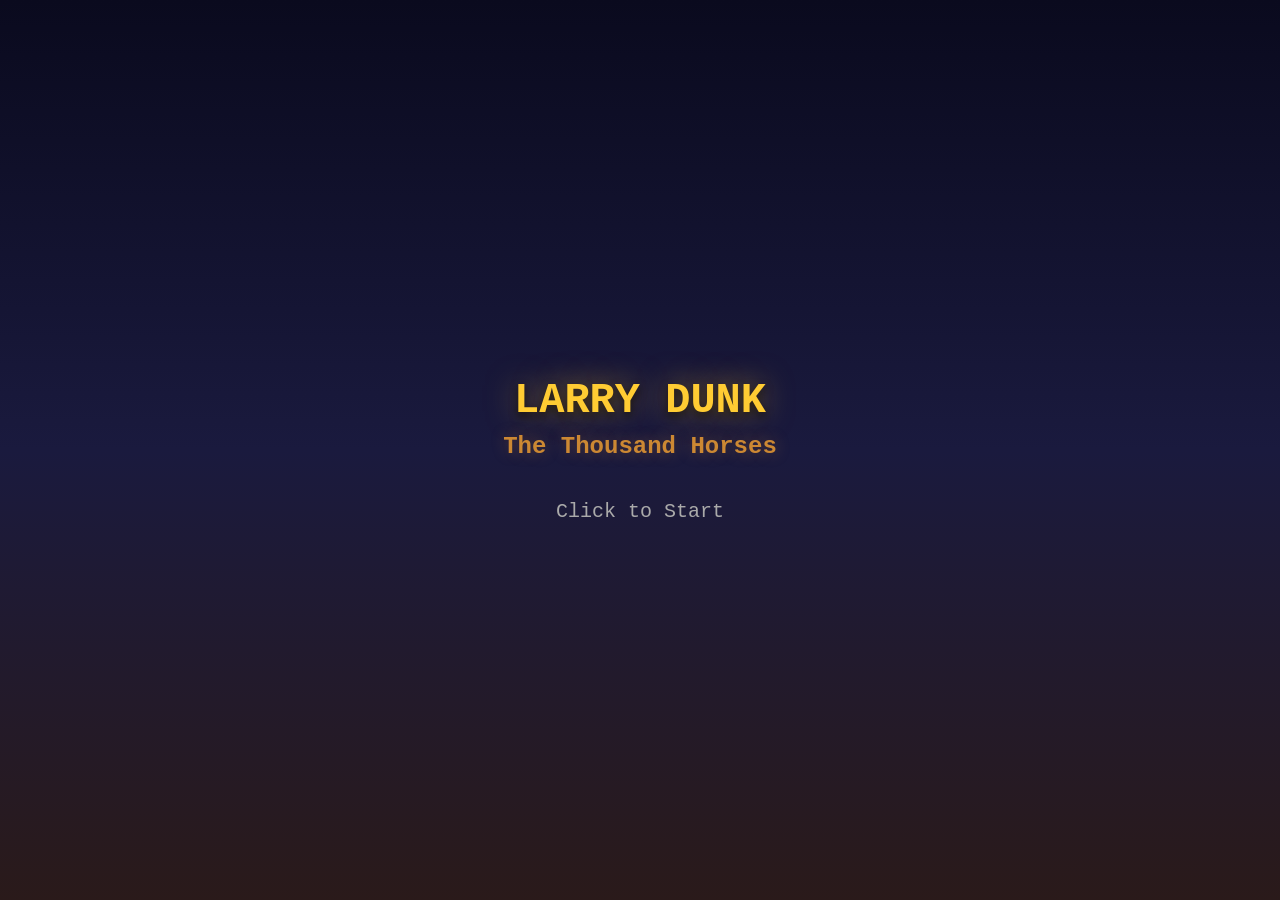
<file: index.html>
<!DOCTYPE html>
<html lang="en">
<head>
    <meta charset="UTF-8">
    <meta name="viewport" content="width=device-width, initial-scale=1.0">
    <title>Larry Dunk: The Thousand Horses</title>
    <link rel="stylesheet" href="css/main.css">
</head>
<body>

<div id="gameContainer">
    <canvas id="gameCanvas" width="960" height="640"></canvas>

    <div id="ui">
        <div id="topBar">
            <span id="levelName">Tutorial</span>
            <span id="turnInfo">Player Phase</span>
            <span id="turnCount">Turn 1</span>
        </div>
        <div id="turnBanner"></div>
        <div id="objectiveBox"></div>
        <div id="unitInfo">
            <div class="name" id="uiName"></div>
            <div class="stat" id="uiHP"></div>
            <div class="stat" id="uiATK"></div>
            <div class="stat" id="uiDEF"></div>
            <div class="stat" id="uiMOV"></div>
            <div class="stat" id="uiSpecial"></div>
        </div>
        <div id="actionPanel">
            <button id="btnAttack" onclick="doAttack()" style="display:none">Attack</button>
            <button id="btnWait"   onclick="doWait()"   style="display:none">Wait</button>
            <button id="btnEndTurn" onclick="endPlayerTurn()">End Turn</button>
        </div>
        <div id="dialogueBox" onclick="advanceDialogue()">
            <div class="speaker" id="dlgSpeaker"></div>
            <div class="text"    id="dlgText"></div>
            <div id="dlgFooter">
                <button id="btnBackDialogue" onclick="backDialogue(event)">◀ Back</button>
                <div class="continue">Click or [Space] to continue</div>
                <button id="btnSkipDialogue" onclick="skipAllDialogue(event)">Skip All ▶▶</button>
            </div>
        </div>
    </div>

    <div id="titleScreen">
        <h1>LARRY DUNK</h1>
        <h2>The Thousand Horses</h2>
        <div class="start">Click to Start</div>
    </div>

    <div id="levelSelectScreen">
        <h2>SELECT LEVEL</h2>
        <div class="subtitle">Pick any level to jump in, or start from the beginning</div>
        <div id="levelGrid"></div>
    </div>

    <div id="victoryScreen">
        <h2>VICTORY!</h2>
        <p id="victoryText">Level Complete</p>
        <br><p style="color:#668866; animation: blink 1.5s infinite;">Click to continue...</p>
    </div>

    <div id="defeatScreen">
        <h2>DEFEATED</h2>
        <p>Your forces have fallen...</p>
        <br><p style="color:#886666; animation: blink 1.5s infinite;">Click to retry...</p>
    </div>

    <div id="larryDunkSelector">
        <h2>DEPLOY LARRY DUNKS</h2>
        <div class="ld-subtitle">Select allies to bring into battle</div>
        <div class="ld-slots-row">Slots used: <span id="ldSlotsUsed">0</span> / <span id="ldSlotsMax">3</span></div>
        <div id="ldSelectorGrid"></div>
        <button id="ldDeployBtn" onclick="confirmLarryDunkDeploy()">DEPLOY ▶</button>
    </div>

    <!-- Move confirmation panel — appears at clicked tile, floats above canvas -->
    <div id="moveConfirm">
        <button onclick="confirmMove()">Move Here</button>
        <button onclick="cancelMove()">Cancel</button>
    </div>

    <div id="adBreakOverlay">
        <div id="adBadge">Ad</div>
        <div id="adContent">
            <div id="adLogo">$</div>
            <div id="adCompany">LARRY DUNK FINANCIAL SERVICES™</div>
            <div id="adTagline">"We Own Your Government. Now We Own You."</div>
            <div id="adBody">
                <p>Are you tired of having free will?</p>
                <p>Let our Investment Group handle your democracy.</p>
                <p id="adDisclaimer">Returns not guaranteed. Side effects include loss of political autonomy, mandatory horse ownership, and occasional brain chip implantation. Larry Dunk Financial Services is not liable for multiverse divergence or rival Haras incidents. Consult a neurosurgeon before investing. This message approved by Larry Dunk Financial Services Ltd., a subsidiary of Larry Dunk Holdings GmbH, a subsidiary of Larry Dunk Capital LP, a subsidiary of the government.</p>
            </div>
        </div>
        <div id="adSkipArea">
            <div id="adSkipCountdown">Skip ad in 3</div>
            <button id="adSkipBtn" onclick="skipAdBreak()">Skip Ad ▶</button>
        </div>
    </div>
</div>

<!-- Load order matters: each file depends on those above it -->
<script src="js/sfx.js"></script>
<script src="js/constants.js"></script>
<script src="js/sprites.js"></script>
<script src="js/units.js"></script>
<script src="js/grid.js"></script>
<script src="js/combat.js"></script>
<script src="js/ai.js"></script>
<script src="js/ui.js"></script>
<script src="js/input.js"></script>
<script src="js/voice.js"></script>
<script src="js/cutscene.js"></script>
<script src="js/levels.js"></script>
<script src="js/tetris.js"></script>
<script src="js/music.js"></script>
<script src="js/main.js"></script>

</body>
</html>
</file>
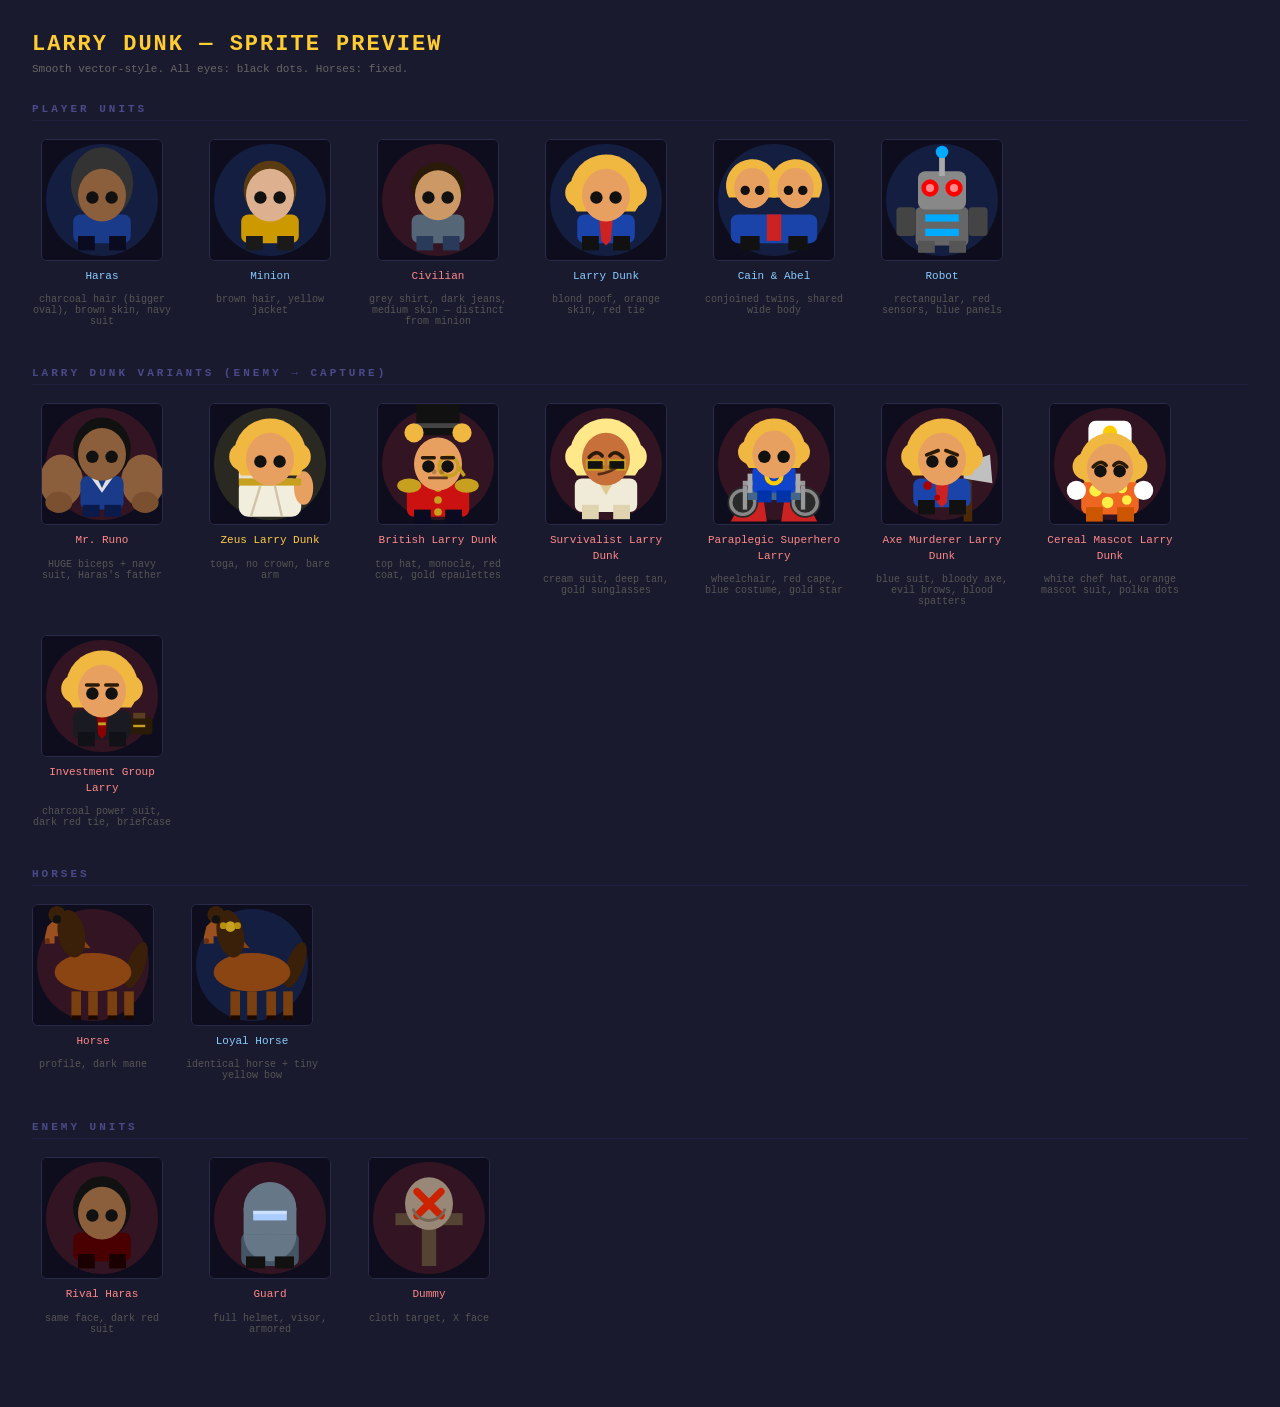
<file: sprite-preview.html>
<!DOCTYPE html>
<html lang="en">
<head>
<meta charset="UTF-8">
<title>Larry Dunk — Sprite Preview</title>
<style>
* { margin: 0; padding: 0; box-sizing: border-box; }
body {
    background: #1a1a2e;
    font-family: 'Courier New', monospace;
    color: #e0e0e0;
    padding: 32px;
}
h1 { color: #ffcc33; font-size: 22px; margin-bottom: 6px; letter-spacing: 2px; }
.subtitle { color: #666; font-size: 11px; margin-bottom: 28px; }
.grid { display: flex; flex-wrap: wrap; gap: 28px; }
.sprite-card { display: flex; flex-direction: column; align-items: center; gap: 8px; }
.sprite-card canvas {
    image-rendering: auto;
    border: 1px solid #2a2a4a;
    border-radius: 6px;
    background: #0d0d1e;
}
.label { font-size: 11px; color: #aaa; text-align: center; max-width: 140px; line-height: 1.4; }
.label.player  { color: #88ccff; }
.label.enemy   { color: #ff8888; }
.label.neutral { color: #ffcc44; }
.note { font-size: 10px; color: #555; text-align: center; max-width: 140px; margin-top: 2px; }
.section { margin-bottom: 40px; }
.section h2 {
    color: #4a4a8a; font-size: 11px; letter-spacing: 3px;
    margin-bottom: 18px; border-bottom: 1px solid #1e1e3e; padding-bottom: 5px;
}
</style>
</head>
<body>
<h1>LARRY DUNK — SPRITE PREVIEW</h1>
<p class="subtitle">Smooth vector-style. All eyes: black dots. Horses: fixed.</p>
<div id="sections"></div>

<script>
const TILE = 96;

// ---- SHAPE HELPERS (explicit ctx) ----

function circle(ctx, x, y, r) {
    ctx.beginPath(); ctx.arc(x, y, r, 0, Math.PI * 2); ctx.fill();
}
function ellipse(ctx, x, y, rx, ry) {
    ctx.beginPath(); ctx.ellipse(x, y, rx, ry, 0, 0, Math.PI * 2); ctx.fill();
}
function rRect(ctx, x, y, w, h, r) {
    ctx.beginPath(); ctx.roundRect(x, y, w, h, r); ctx.fill();
}

// ---- SHARED ----

function eyes(ctx, cx, cy, u) {
    ctx.fillStyle = '#111';
    circle(ctx, cx - u * 2, cy, u * 1.3);
    circle(ctx, cx + u * 2, cy, u * 1.3);
}

function brow(ctx, cx, y, u, type) {
    ctx.strokeStyle = '#2a1a08';
    ctx.lineWidth = Math.max(0.8, u * 0.75);
    ctx.lineCap = 'round';
    if (type === 'flat') {
        ctx.beginPath(); ctx.moveTo(cx - u*3.2, y - u*0.3); ctx.lineTo(cx - u*0.8, y - u*0.3); ctx.stroke();
        ctx.beginPath(); ctx.moveTo(cx + u*0.8, y - u*0.3); ctx.lineTo(cx + u*3.2, y - u*0.3); ctx.stroke();
    } else if (type === 'raised') {
        ctx.beginPath(); ctx.moveTo(cx - u*3.5, y + u*0.4); ctx.quadraticCurveTo(cx - u*2, y - u*1.3, cx - u*0.8, y + u*0.1); ctx.stroke();
        ctx.beginPath(); ctx.moveTo(cx + u*0.8, y + u*0.1); ctx.quadraticCurveTo(cx + u*2, y - u*1.3, cx + u*3.5, y + u*0.4); ctx.stroke();
    } else if (type === 'evil') {
        ctx.beginPath(); ctx.moveTo(cx - u*3.2, y + u*0.1); ctx.lineTo(cx - u*0.8, y - u*0.8); ctx.stroke();
        ctx.beginPath(); ctx.moveTo(cx + u*0.8, y - u*0.8); ctx.lineTo(cx + u*3.2, y + u*0.1); ctx.stroke();
    }
    ctx.lineCap = 'butt'; ctx.lineWidth = 1;
}

function nose(ctx, cx, y, u) {
    ctx.fillStyle = 'rgba(70,35,12,0.28)';
    circle(ctx, cx - u * 0.8, y, u * 0.52);
    circle(ctx, cx + u * 0.8, y, u * 0.52);
}

function mouth(ctx, cx, y, u, type) {
    ctx.strokeStyle = 'rgba(50,20,8,0.75)';
    ctx.lineWidth = Math.max(0.6, u * 0.55);
    ctx.lineCap = 'round';
    if (type === 'stern') {
        ctx.beginPath(); ctx.moveTo(cx - u*1.8, y); ctx.lineTo(cx + u*1.8, y); ctx.stroke();
    } else if (type === 'smirk') {
        ctx.beginPath(); ctx.moveTo(cx - u*1.5, y + u*0.2); ctx.quadraticCurveTo(cx + u*0.2, y, cx + u*2, y - u*1); ctx.stroke();
    }
    ctx.lineCap = 'butt'; ctx.lineWidth = 1;
}

function head(ctx, cx, headY, u, skinColor, hairColor) {
    ctx.fillStyle = hairColor;
    ellipse(ctx, cx, headY - u * 1.2, u * 6, u * 6.5);
    ctx.fillStyle = skinColor;
    ellipse(ctx, cx, headY, u * 5, u * 5.5);
}

function suit(ctx, cx, bodyTop, u, color) {
    ctx.fillStyle = color;
    rRect(ctx, cx - u * 6, bodyTop, u * 12, u * 6, u * 1.5);
}

function legs(ctx, cx, legTop, u, color) {
    ctx.fillStyle = color;
    ctx.fillRect(cx - u * 5, legTop, u * 3.5, u * 3);
    ctx.fillRect(cx + u * 1.5, legTop, u * 3.5, u * 3);
}

// ---- SPRITE DRAW FUNCTIONS ----

function drawSprite_haras(ctx, x, y, sz) {
    const u = sz / 20, cx = x + sz / 2, headY = y + u * 9;
    suit(ctx, cx, y + u * 13, u, '#1a3a8a');
    ctx.fillStyle = '#333333';
    ellipse(ctx, cx, headY - u * 2.5, u * 6.5, u * 7.5);
    ctx.fillStyle = '#8B5E3C';
    ellipse(ctx, cx, headY, u * 5, u * 5.5);
    eyes(ctx, cx, headY + u * 0.5, u);
    legs(ctx, cx, y + u * 17.5, u, '#0a0a20');
}

function drawSprite_civilian(ctx, x, y, sz) {
    const u = sz / 20, cx = x + sz / 2, headY = y + u * 9;
    ctx.fillStyle = '#556677';
    rRect(ctx, cx - u * 5.5, y + u * 13, u * 11, u * 6, u * 1.5);
    ctx.fillStyle = '#2a1a08';
    ellipse(ctx, cx, headY - u * 1.8, u * 5.5, u * 5);
    ctx.fillStyle = '#cc9966';
    ellipse(ctx, cx, headY, u * 4.8, u * 5.2);
    eyes(ctx, cx, headY + u * 0.5, u);
    ctx.fillStyle = '#2a3a5a';
    ctx.fillRect(cx - u * 4.5, y + u * 17.5, u * 3.5, u * 3);
    ctx.fillRect(cx + u * 1, y + u * 17.5, u * 3.5, u * 3);
}

function drawSprite_minion(ctx, x, y, sz) {
    const u = sz / 20, cx = x + sz / 2, headY = y + u * 9;
    ctx.fillStyle = '#cc9900';
    rRect(ctx, cx - u * 6, y + u * 13, u * 12, u * 6, u * 1.5);
    // Simple neat brown hair
    ctx.fillStyle = '#5a3a10';
    ellipse(ctx, cx, headY - u * 1.2, u * 5.5, u * 6);
    ctx.fillStyle = '#ddb090';
    ellipse(ctx, cx, headY, u * 5, u * 5.5);
    eyes(ctx, cx, headY + u * 0.5, u);
    legs(ctx, cx, y + u * 17.5, u, '#1a1a1a');
}

function drawSprite_larryDunk(ctx, x, y, sz) {
    const u = sz / 20, cx = x + sz / 2, headY = y + u * 9;
    suit(ctx, cx, y + u * 13, u, '#1a44aa');
    // Red tie
    ctx.fillStyle = '#cc2222';
    ctx.beginPath();
    ctx.moveTo(cx - u*1.5, y + u*13); ctx.lineTo(cx + u*1.5, y + u*13);
    ctx.lineTo(cx + u, y + u*18.5); ctx.lineTo(cx, y + u*19.5); ctx.lineTo(cx - u, y + u*18.5);
    ctx.closePath(); ctx.fill();
    // Wild blond hair
    ctx.fillStyle = '#F0B840';
    ctx.beginPath(); ctx.arc(cx, headY - u, u * 7.5, Math.PI * 0.8, Math.PI * 2.2); ctx.fill();
    circle(ctx, cx - u * 5.5, headY - u * 0.5, u * 3);
    circle(ctx, cx + u * 5.5, headY - u * 0.5, u * 3);
    // Orange-tan skin
    ctx.fillStyle = '#E8A060';
    ellipse(ctx, cx, headY, u * 5, u * 5.5);
    eyes(ctx, cx, headY + u * 0.5, u);
    legs(ctx, cx, y + u * 17.5, u, '#111111');
}

function drawSprite_cainAbel(ctx, x, y, sz) {
    const u = sz / 20, cx = x + sz / 2;
    const lx = cx - u * 4.5, rx = cx + u * 4.5, headY = y + u * 7.5;
    ctx.fillStyle = '#1a44aa';
    rRect(ctx, cx - u*9, y + u*13, u*18, u*6, u*1.5);
    ctx.fillStyle = '#cc2222'; ctx.fillRect(cx - u*1.5, y + u*13, u*3, u*5.5);
    function ldHead(hx) {
        ctx.fillStyle = '#F0B840';
        ctx.beginPath(); ctx.arc(hx, headY - u*0.5, u*5.5, Math.PI*0.85, Math.PI*2.15); ctx.fill();
        ctx.fillStyle = '#E8A060'; ellipse(ctx, hx, headY, u*3.8, u*4.2);
        eyes(ctx, hx, headY + u*0.5, u * 0.75);
    }
    ldHead(lx); ldHead(rx);
    ctx.fillStyle = '#111111';
    ctx.fillRect(cx - u*7, y + u*17.5, u*4, u*3);
    ctx.fillRect(cx + u*3, y + u*17.5, u*4, u*3);
}

function drawSprite_mrRuno(ctx, x, y, sz) {
    const u = sz / 20, cx = x + sz / 2, headY = y + u * 8;
    // HUGE BICEPS
    ctx.fillStyle = '#8B5E3C';
    ellipse(ctx, cx - u*8.5, y + u*13.5, u*4.5, u*5.5);
    ellipse(ctx, cx + u*8.5, y + u*13.5, u*4.5, u*5.5);
    ctx.fillStyle = '#7a5030';
    ellipse(ctx, cx - u*9, y + u*18, u*2.8, u*2.2);
    ellipse(ctx, cx + u*9, y + u*18, u*2.8, u*2.2);
    // Navy suit (center)
    ctx.fillStyle = '#1a3a8a';
    rRect(ctx, cx - u*4.5, y + u*12.5, u*9, u*7, u*1.5);
    // Lapels
    ctx.fillStyle = '#e0e0e0';
    ctx.beginPath();
    ctx.moveTo(cx - u*2.5, y + u*12.5); ctx.lineTo(cx, y + u*16); ctx.lineTo(cx + u*2.5, y + u*12.5);
    ctx.fill();
    ctx.fillStyle = '#1a3a8a';
    ctx.beginPath();
    ctx.moveTo(cx - u*1.2, y + u*12.5); ctx.lineTo(cx, y + u*15); ctx.lineTo(cx + u*1.2, y + u*12.5);
    ctx.fill();
    // Head: same brown as Haras, black hair
    head(ctx, cx, headY, u, '#8B5E3C', '#111111');
    eyes(ctx, cx, headY + u * 0.5, u);
    // Dark trousers
    ctx.fillStyle = '#0a1a4a';
    ctx.fillRect(cx - u*4, y + u*18.5, u*3.5, u*2.5);
    ctx.fillRect(cx + u*0.5, y + u*18.5, u*3.5, u*2.5);
}

function drawSprite_zeusLarry(ctx, x, y, sz) {
    const u = sz / 20, cx = x + sz / 2, headY = y + u * 9;
    // TOGA (no crown)
    ctx.fillStyle = '#f2eede';
    rRect(ctx, cx - u*6.5, y + u*13, u*13, u*8, u*2);
    ctx.fillStyle = '#e8e0cc';
    rRect(ctx, cx - u*6.5, y + u*10.5, u*5, u*4, u*1.5);
    // Bare right arm
    ctx.fillStyle = '#E8A060';
    ellipse(ctx, cx + u*7, y + u*15, u*2, u*3.5);
    // Gold band
    ctx.fillStyle = '#c8a020';
    ctx.fillRect(cx - u*6.5, y + u*13, u*13, u*1.5);
    // Drape lines
    ctx.strokeStyle = '#d0c4a8'; ctx.lineWidth = Math.max(0.5, u*0.5);
    ctx.beginPath(); ctx.moveTo(cx - u*2, y + u*14.5); ctx.lineTo(cx - u*4, y + u*21); ctx.stroke();
    ctx.beginPath(); ctx.moveTo(cx + u*1, y + u*14.5); ctx.lineTo(cx + u*2.5, y + u*21); ctx.stroke();
    ctx.lineWidth = 1;
    // Wild blond hair
    ctx.fillStyle = '#F0B840';
    ctx.beginPath(); ctx.arc(cx, headY - u, u*7.5, Math.PI*0.8, Math.PI*2.2); ctx.fill();
    circle(ctx, cx - u*5.5, headY - u*0.5, u*3);
    circle(ctx, cx + u*5.5, headY - u*0.5, u*3);
    // Orange-tan skin
    ctx.fillStyle = '#E8A060'; ellipse(ctx, cx, headY, u*5, u*5.5);
    eyes(ctx, cx, headY + u * 0.5, u);
}

function drawSprite_britishLarry(ctx, x, y, sz) {
    const u = sz / 20, cx = x + sz / 2, headY = y + u * 10;
    // Red coat
    ctx.fillStyle = '#cc1111';
    rRect(ctx, cx - u*6.5, y + u*14, u*13, u*7, u*1.5);
    // Gold epaulettes
    ctx.fillStyle = '#c8a020';
    ellipse(ctx, cx - u*6, y + u*14.5, u*2.5, u*1.5);
    ellipse(ctx, cx + u*6, y + u*14.5, u*2.5, u*1.5);
    // Gold buttons
    [y + u*15, y + u*17.5, y + u*20].forEach(by => { ctx.fillStyle = '#c8a020'; circle(ctx, cx, by, u*0.8); });
    // Top hat: brim + cylinder + band
    ctx.fillStyle = '#111';
    ctx.fillRect(cx - u*6.5, y + u*2.5, u*13, u*1.5);
    ctx.fillRect(cx - u*4.5, y - u*5,   u*9,  u*8);
    ctx.fillStyle = '#444';
    ctx.fillRect(cx - u*4.5, y + u*1.5,  u*9,  u*1);
    // Blond peeking out under hat
    ctx.fillStyle = '#F0B840';
    circle(ctx, cx - u*5, y + u*3.5, u*2);
    circle(ctx, cx + u*5, y + u*3.5, u*2);
    // Head (no hair oval — hat covers it)
    ctx.fillStyle = '#E8A060';
    ellipse(ctx, cx, headY, u*5, u*5.5);
    // Monocle: gold circle + chain
    ctx.strokeStyle = '#c8a020'; ctx.lineWidth = Math.max(0.8, u*0.7);
    ctx.beginPath(); ctx.arc(cx + u*2.2, headY + u*0.5, u*2, 0, Math.PI*2); ctx.stroke();
    ctx.beginPath(); ctx.moveTo(cx + u*4.2, headY + u*0.5); ctx.lineTo(cx + u*5.5, headY + u*2.5); ctx.stroke();
    ctx.lineWidth = 1;
    eyes(ctx, cx, headY + u*0.5, u);
    brow(ctx, cx, headY - u*1.0, u, 'flat');
    nose(ctx, cx, headY + u*1.6, u);
    mouth(ctx, cx, headY + u*2.9, u, 'stern');
    legs(ctx, cx, y + u*19.5, u, '#0a0a20');
}

function drawSprite_survivalistLarry(ctx, x, y, sz) {
    const u = sz / 20, cx = x + sz / 2, headY = y + u * 9;
    // Cream linen suit
    ctx.fillStyle = '#f0ead8';
    rRect(ctx, cx - u*6.5, y + u*13, u*13, u*7, u*1.5);
    // Open collar V
    ctx.fillStyle = '#e0c890';
    ctx.beginPath(); ctx.moveTo(cx - u*2, y + u*13); ctx.lineTo(cx, y + u*16.5); ctx.lineTo(cx + u*2, y + u*13); ctx.fill();
    // Light blond slicked hair
    ctx.fillStyle = '#ffe88a';
    ctx.beginPath(); ctx.arc(cx, headY - u, u*7.5, Math.PI*0.8, Math.PI*2.2); ctx.fill();
    circle(ctx, cx - u*5.5, headY - u*0.5, u*3);
    circle(ctx, cx + u*5.5, headY - u*0.5, u*3);
    // Deep tan skin
    ctx.fillStyle = '#C8703A';
    ellipse(ctx, cx, headY, u*5, u*5.5);
    // Gold-framed sunglasses
    ctx.fillStyle = '#111';
    rRect(ctx, cx - u*4, headY + u*0.2, u*3.5, u*2, u*0.8);
    rRect(ctx, cx + u*0.5, headY + u*0.2, u*3.5, u*2, u*0.8);
    ctx.strokeStyle = '#c8a020'; ctx.lineWidth = Math.max(0.5, u*0.4);
    ctx.strokeRect(cx - u*4, headY + u*0.2, u*3.5, u*2);
    ctx.strokeRect(cx + u*0.5, headY + u*0.2, u*3.5, u*2);
    ctx.lineWidth = 1;
    brow(ctx, cx, headY - u*0.8, u, 'raised');
    nose(ctx, cx, headY + u*1.6, u);
    mouth(ctx, cx, headY + u*2.9, u, 'smirk');
    legs(ctx, cx, y + u*18.5, u, '#e0d4b0');
}

function drawSprite_paraplegicLarry(ctx, x, y, sz) {
    const u = sz / 20, cx = x + sz / 2, headY = y + u * 7.5;
    ctx.fillStyle = '#cc2222';
    ctx.beginPath(); ctx.moveTo(cx - u*3.5, y + u*11.5); ctx.lineTo(cx - u*9, y + u*22); ctx.lineTo(cx - u*1.5, y + u*22); ctx.lineTo(cx - u*3, y + u*11.5); ctx.closePath(); ctx.fill();
    ctx.beginPath(); ctx.moveTo(cx + u*3, y + u*11.5); ctx.lineTo(cx + u*1.5, y + u*22); ctx.lineTo(cx + u*9, y + u*22); ctx.lineTo(cx + u*3.5, y + u*11.5); ctx.closePath(); ctx.fill();
    ctx.fillStyle = '#2a2a2a';
    circle(ctx, cx - u*6.5, y + u*18, u*3.2); circle(ctx, cx + u*6.5, y + u*18, u*3.2);
    ctx.strokeStyle = '#888'; ctx.lineWidth = Math.max(0.8, u*0.7);
    ctx.beginPath(); ctx.arc(cx - u*6.5, y + u*18, u*2.5, 0, Math.PI*2); ctx.stroke();
    ctx.beginPath(); ctx.arc(cx + u*6.5, y + u*18, u*2.5, 0, Math.PI*2); ctx.stroke();
    ctx.lineWidth = 1;
    ctx.fillStyle = '#999'; ctx.fillRect(cx - u*6.5, y + u*14.5, u*0.9, u*5); ctx.fillRect(cx + u*5.6, y + u*14.5, u*0.9, u*5); ctx.fillRect(cx - u*6.5, y + u*13.5, u*13, u*1);
    ctx.fillStyle = '#446688'; ctx.fillRect(cx - u*5.5, y + u*15, u*11, u*2.5);
    ctx.fillStyle = '#1144cc'; rRect(ctx, cx - u*4.5, y + u*10.5, u*9, u*5.5, u);
    ctx.fillStyle = '#ffcc00'; circle(ctx, cx, y + u*12.5, u*2); ctx.fillStyle = '#1144cc'; circle(ctx, cx, y + u*12.5, u*1.1);
    ctx.fillStyle = '#aaa'; ctx.fillRect(cx - u*5.5, y + u*12, u*1, u*4); ctx.fillRect(cx + u*4.5, y + u*12, u*1, u*4);
    ctx.fillStyle = '#0033aa'; ctx.fillRect(cx - u*3.5, y + u*15.5, u*3, u*2.5); ctx.fillRect(cx + u*0.5, y + u*15.5, u*3, u*2.5);
    ctx.fillStyle = '#F0B840';
    ctx.beginPath(); ctx.arc(cx, headY - u*0.5, u*6.5, Math.PI*0.8, Math.PI*2.2); ctx.fill();
    circle(ctx, cx - u*5, headY, u*2.5); circle(ctx, cx + u*5, headY, u*2.5);
    ctx.fillStyle = '#E8A060'; ellipse(ctx, cx, headY + u*0.5, u*4.5, u*5);
    eyes(ctx, cx, headY + u*1, u);
}

function drawSprite_axeLarry(ctx, x, y, sz) {
    const u = sz / 20, cx = x + sz / 2, headY = y + u * 9;
    ctx.fillStyle = '#4a2808'; ctx.fillRect(cx + u*4.5, y + u*10, u*1.8, u*12);
    ctx.fillStyle = '#c0c0c0';
    ctx.beginPath(); ctx.moveTo(cx + u*4.5, y + u*10); ctx.lineTo(cx + u*10, y + u*8); ctx.lineTo(cx + u*10.5, y + u*14); ctx.lineTo(cx + u*4.5, y + u*13); ctx.closePath(); ctx.fill();
    suit(ctx, cx, y + u * 13, u, '#1a44aa');
    ctx.fillStyle = '#cc2222';
    ctx.beginPath(); ctx.moveTo(cx - u*1.5, y + u*13); ctx.lineTo(cx + u*1.5, y + u*13); ctx.lineTo(cx + u, y + u*18); ctx.lineTo(cx, y + u*19); ctx.lineTo(cx - u, y + u*18); ctx.closePath(); ctx.fill();
    ctx.fillStyle = '#aa0000';
    circle(ctx, cx - u*3, y + u*14.5, u*0.9); circle(ctx, cx + u*1.5, y + u*13.5, u*0.7); circle(ctx, cx - u*1, y + u*17, u*0.6);
    ctx.fillStyle = '#F0B840';
    ctx.beginPath(); ctx.arc(cx, headY - u, u * 7.5, Math.PI * 0.8, Math.PI * 2.2); ctx.fill();
    circle(ctx, cx - u * 5.5, headY - u * 0.5, u * 3); circle(ctx, cx + u * 5.5, headY - u * 0.5, u * 3);
    ctx.fillStyle = '#E8A060'; ellipse(ctx, cx, headY, u * 5, u * 5.5);
    eyes(ctx, cx, headY + u * 0.5, u);
    brow(ctx, cx, headY - u * 1.0, u, 'evil');
    legs(ctx, cx, y + u * 17.5, u, '#111111');
}

function drawSprite_cerealLarry(ctx, x, y, sz) {
    const u = sz / 20, cx = x + sz / 2, headY = y + u * 11;
    ctx.fillStyle = '#ffffff'; rRect(ctx, cx - u*4.5, y + u*1, u*9, u*6, u*1.5); ctx.fillRect(cx - u*4, y + u*5.5, u*8, u*2.5);
    ctx.fillStyle = '#ffcc00'; ctx.fillRect(cx - u*4, y + u*7, u*8, u*1.2);
    ctx.fillStyle = '#ffcc00'; circle(ctx, cx, y + u*3.5, u*1.5);
    ctx.fillStyle = '#ee6622'; rRect(ctx, cx - u*6, y + u*13.5, u*12, u*7, u*1.5);
    ctx.fillStyle = '#ffee44';
    circle(ctx, cx - u*3, y + u*15.5, u*1.3); circle(ctx, cx + u*2.5, y + u*15, u*1.1);
    circle(ctx, cx - u*0.5, y + u*18, u*1.2); circle(ctx, cx + u*3.5, y + u*17.5, u*1);
    ctx.fillStyle = '#F0B840';
    ctx.beginPath(); ctx.arc(cx, headY - u, u * 6.5, Math.PI * 0.8, Math.PI * 2.2); ctx.fill();
    circle(ctx, cx - u * 5, headY - u * 0.5, u * 2.8); circle(ctx, cx + u * 5, headY - u * 0.5, u * 2.8);
    ctx.fillStyle = '#E8A060'; ellipse(ctx, cx, headY, u * 4.8, u * 5.2);
    eyes(ctx, cx, headY + u * 0.5, u);
    brow(ctx, cx, headY - u * 0.8, u, 'raised');
    ctx.fillStyle = '#ffffff'; circle(ctx, cx - u*7, y + u*15.5, u*2); circle(ctx, cx + u*7, y + u*15.5, u*2);
    legs(ctx, cx, y + u * 19, u, '#cc5500');
}

function drawSprite_investmentLarry(ctx, x, y, sz) {
    const u = sz / 20, cx = x + sz / 2, headY = y + u * 9;
    ctx.fillStyle = '#2a1a08'; rRect(ctx, cx + u*5, y + u*14.5, u*5.5, u*3.5, u*0.5);
    ctx.fillStyle = '#5a4020'; ctx.fillRect(cx + u*6.5, y + u*13.5, u*2.5, u*1.2);
    ctx.fillStyle = '#c8a020'; ctx.fillRect(cx + u*6.5, y + u*16, u*2.5, u*0.5);
    ctx.fillStyle = '#1a1a22'; rRect(ctx, cx - u * 6, y + u * 13, u * 12, u * 6, u * 1.5);
    ctx.fillStyle = '#eeeeee';
    ctx.beginPath(); ctx.moveTo(cx - u*1.8, y + u*13); ctx.lineTo(cx, y + u*15.5); ctx.lineTo(cx + u*1.8, y + u*13); ctx.fill();
    ctx.fillStyle = '#8b0000';
    ctx.beginPath(); ctx.moveTo(cx - u*1.2, y + u*13); ctx.lineTo(cx + u*1.2, y + u*13); ctx.lineTo(cx + u*0.8, y + u*18); ctx.lineTo(cx, y + u*19); ctx.lineTo(cx - u*0.8, y + u*18); ctx.closePath(); ctx.fill();
    ctx.fillStyle = '#c8a020'; ctx.fillRect(cx - u*0.8, y + u*15.5, u*1.6, u*0.6);
    ctx.fillStyle = '#F0B840';
    ctx.beginPath(); ctx.arc(cx, headY - u, u * 7.5, Math.PI * 0.8, Math.PI * 2.2); ctx.fill();
    circle(ctx, cx - u * 5.5, headY - u * 0.5, u * 3); circle(ctx, cx + u * 5.5, headY - u * 0.5, u * 3);
    ctx.fillStyle = '#E8A060'; ellipse(ctx, cx, headY, u * 5, u * 5.5);
    eyes(ctx, cx, headY + u * 0.5, u);
    brow(ctx, cx, headY - u * 1.0, u, 'flat');
    legs(ctx, cx, y + u * 17.5, u, '#111118');
}

function _horseBody(ctx, x, y, sz, maneColor) {
    const u = sz / 20;
    const bx = x + sz / 2 + u;
    const by = y + u * 11;

    // TAIL
    ctx.fillStyle = maneColor;
    ctx.beginPath(); ctx.ellipse(bx + u*8, by - u*1, u*1.8, u*5, 0.35, 0, Math.PI*2); ctx.fill();

    // BODY — barrel
    ctx.fillStyle = '#8B4513';
    ctx.beginPath(); ctx.ellipse(bx - u*1, by + u*0.5, u*8, u*4, 0, 0, Math.PI*2); ctx.fill();

    // NECK — wider trapezoid
    ctx.fillStyle = '#8B4513';
    ctx.beginPath();
    ctx.moveTo(bx - u*1.5, by - u*4.5);
    ctx.lineTo(bx - u*6.5, by - u*5);
    ctx.lineTo(bx - u*8,   by - u*10);
    ctx.lineTo(bx - u*6,   by - u*10);
    ctx.closePath(); ctx.fill();

    // HEAD — tall skull + forward muzzle
    ctx.fillStyle = '#9B5020';
    ctx.beginPath();
    ctx.moveTo(bx - u*6,    by - u*10);
    ctx.lineTo(bx - u*8.5,  by - u*11.5);
    ctx.lineTo(bx - u*9.5,  by - u*10);
    ctx.lineTo(bx - u*10.5, by - u*9);
    ctx.lineTo(bx - u*11,   by - u*7);
    ctx.lineTo(bx - u*11,   by - u*5.5);
    ctx.lineTo(bx - u*9,    by - u*5.5);
    ctx.lineTo(bx - u*9,    by - u*7);
    ctx.lineTo(bx - u*6,    by - u*7);
    ctx.closePath(); ctx.fill();

    // MANE — wide, prominent
    ctx.fillStyle = maneColor;
    ctx.beginPath(); ctx.ellipse(bx - u*5.5, by - u*7.5, u*2.8, u*5, -0.2, 0, Math.PI*2); ctx.fill();
    // Forelock tuft
    ctx.beginPath(); ctx.arc(bx - u*8.5, by - u*11.5, u*1.8, 0, Math.PI*2); ctx.fill();

    // EYE
    ctx.fillStyle = '#111111'; circle(ctx, bx - u*8.5, by - u*10.5, u*0.85);
    // NOSTRIL
    ctx.fillStyle = '#6B3010'; circle(ctx, bx - u*10.5, by - u*6, u*0.55);

    // LEGS
    ctx.fillStyle = '#7B4010';
    const lw = u*2, lh = u*5.5;
    [bx-u*5.5, bx-u*2, bx+u*2, bx+u*5.5].forEach(lx => ctx.fillRect(lx, by + u*4.5, lw, lh));
    // HOOVES
    ctx.fillStyle = '#1a0800';
    [bx-u*5.5, bx-u*2, bx+u*2, bx+u*5.5].forEach(lx => ctx.fillRect(lx, by + u*9.5, lw, u*0.9));
}

function drawSprite_horse(ctx, x, y, sz) {
    _horseBody(ctx, x, y, sz, '#3a2008');
}

function drawSprite_loyalHorse(ctx, x, y, sz) {
    const u = sz / 20;
    const bx = x + sz / 2 + u;
    const by = y + u * 11;
    _horseBody(ctx, x, y, sz, '#3a2008'); // identical horse
    // Tiny yellow bow on mane — incredibly small, normal shade of yellow
    ctx.fillStyle = '#c8a020';
    circle(ctx, bx - u*5.5, by - u*9, u*1.1);
    ctx.fillStyle = '#b89010';
    circle(ctx, bx - u*7,  by - u*9.2, u*0.7);
    circle(ctx, bx - u*4,  by - u*9.2, u*0.7);
}

function drawSprite_enemyHaras(ctx, x, y, sz) {
    const u = sz / 20, cx = x + sz / 2, headY = y + u * 9;
    ctx.fillStyle = '#4a0000';
    rRect(ctx, cx - u*6, y + u*13, u*12, u*6, u*1.5);
    head(ctx, cx, headY, u, '#8B5E3C', '#111111');
    eyes(ctx, cx, headY + u * 0.5, u);
    legs(ctx, cx, y + u * 17.5, u, '#1a0000');
}

function drawSprite_guard(ctx, x, y, sz) {
    const u = sz / 20, cx = x + sz / 2;
    ctx.fillStyle = '#445566'; rRect(ctx, cx - u*6, y + u*13, u*12, u*7, u*1.5);
    ctx.fillStyle = '#cc9900'; circle(ctx, cx, y + u*15.5, u*1.5);
    ctx.fillStyle = '#667788';
    circle(ctx, cx, y + u*8, u*5.5);
    ctx.fillRect(cx - u*5.5, y + u*8, u*11, u*5.5);
    ctx.beginPath(); ctx.arc(cx, y + u*13.5, u*5.5, 0, Math.PI); ctx.fill();
    ctx.fillStyle = '#aaccff'; ctx.fillRect(cx - u*3.5, y + u*8.5, u*7, u*2);
    ctx.fillStyle = 'rgba(255,255,255,0.4)'; ctx.fillRect(cx - u*3.5, y + u*8.5, u*7, u*0.7);
    ctx.fillStyle = '#111111';
    ctx.fillRect(cx - u*5, y + u*18, u*4, u*2.5);
    ctx.fillRect(cx + u*1, y + u*18, u*4, u*2.5);
}

function drawSprite_robot(ctx, x, y, sz) {
    const u = sz / 20, cx = x + sz / 2;
    ctx.fillStyle = '#666666'; rRect(ctx, cx - u*5.5, y + u*11.5, u*11, u*8, u);
    ctx.fillStyle = '#00aaff';
    ctx.fillRect(cx - u*3.5, y + u*13, u*7, u*1.5);
    ctx.fillRect(cx - u*3.5, y + u*16, u*7, u*1.5);
    ctx.fillStyle = '#444444';
    rRect(ctx, cx - u*9.5, y + u*11.5, u*4, u*6, u*0.8);
    rRect(ctx, cx + u*5.5,  y + u*11.5, u*4, u*6, u*0.8);
    ctx.fillStyle = '#888888'; rRect(ctx, cx - u*5, y + u*4, u*10, u*8, u*1.5);
    ctx.fillStyle = '#aaaaaa'; ctx.fillRect(cx - u*0.6, y, u*1.2, u*5);
    ctx.fillStyle = '#00aaff'; circle(ctx, cx, y, u*1.3);
    ctx.fillStyle = '#ff0000';
    circle(ctx, cx - u*2.5, y + u*7.5, u*1.8); circle(ctx, cx + u*2.5, y + u*7.5, u*1.8);
    ctx.fillStyle = '#ff8888';
    circle(ctx, cx - u*2.5, y + u*7.5, u*0.85); circle(ctx, cx + u*2.5, y + u*7.5, u*0.85);
    ctx.fillStyle = '#555555';
    ctx.fillRect(cx - u*5, y + u*18.5, u*3.5, u*2.5);
    ctx.fillRect(cx + u*1.5, y + u*18.5, u*3.5, u*2.5);
}

function drawSprite_dummy(ctx, x, y, sz) {
    const u = sz / 20, cx = x + sz / 2;
    ctx.fillStyle = '#554433';
    ctx.fillRect(cx - u*1.5, y + u*2, u*3, u*18);
    ctx.fillRect(cx - u*7, y + u*9, u*14, u*2.5);
    ctx.fillStyle = '#998877'; ellipse(ctx, cx, y + u*7, u*5, u*5.5);
    ctx.strokeStyle = '#cc2200'; ctx.lineWidth = Math.max(1.5, u*1.5); ctx.lineCap = 'round';
    ctx.beginPath(); ctx.moveTo(cx - u*2.5, y + u*4.5); ctx.lineTo(cx + u*2.5, y + u*9.5); ctx.stroke();
    ctx.beginPath(); ctx.moveTo(cx + u*2.5, y + u*4.5); ctx.lineTo(cx - u*2.5, y + u*9.5); ctx.stroke();
    ctx.lineWidth = 1; ctx.lineCap = 'butt';
    ctx.strokeStyle = '#776655'; ctx.lineWidth = Math.max(0.5, u*0.6);
    ctx.beginPath(); ctx.arc(cx, y + u*7, u*3.5, 0.3, Math.PI - 0.3); ctx.stroke();
    ctx.lineWidth = 1;
}

// ---- METADATA ----
const SPRITES = {
    haras:              { label: 'Haras',                      team: 'player',  note: 'charcoal hair (bigger oval), brown skin, navy suit',   fn: drawSprite_haras },
    minion:             { label: 'Minion',                     team: 'player',  note: 'brown hair, yellow jacket',                             fn: drawSprite_minion },
    civilian:           { label: 'Civilian',                   team: 'enemy',   note: 'grey shirt, dark jeans, medium skin — distinct from minion', fn: drawSprite_civilian },
    larryDunk:          { label: 'Larry Dunk',                 team: 'player',  note: 'blond poof, orange skin, red tie',                      fn: drawSprite_larryDunk },
    cainAbel:           { label: 'Cain & Abel',                team: 'player',  note: 'conjoined twins, shared wide body',                     fn: drawSprite_cainAbel },
    mrRuno:             { label: 'Mr. Runo',                   team: 'enemy',   note: 'HUGE biceps + navy suit, Haras\'s father',               fn: drawSprite_mrRuno },
    zeusLarry:          { label: 'Zeus Larry Dunk',            team: 'neutral', note: 'toga, no crown, bare arm',                              fn: drawSprite_zeusLarry },
    britishLarry:       { label: 'British Larry Dunk',         team: 'enemy',   note: 'top hat, monocle, red coat, gold epaulettes',            fn: drawSprite_britishLarry },
    survivalistLarry:   { label: 'Survivalist Larry Dunk',     team: 'enemy',   note: 'cream suit, deep tan, gold sunglasses',                 fn: drawSprite_survivalistLarry },
    paraplegicLarry:    { label: 'Paraplegic Superhero Larry', team: 'enemy',   note: 'wheelchair, red cape, blue costume, gold star',          fn: drawSprite_paraplegicLarry },
    axeLarry:           { label: 'Axe Murderer Larry Dunk',    team: 'enemy',   note: 'blue suit, bloody axe, evil brows, blood spatters',      fn: drawSprite_axeLarry },
    cerealLarry:        { label: 'Cereal Mascot Larry Dunk',   team: 'enemy',   note: 'white chef hat, orange mascot suit, polka dots',         fn: drawSprite_cerealLarry },
    investmentLarry:    { label: 'Investment Group Larry',     team: 'enemy',   note: 'charcoal power suit, dark red tie, briefcase',           fn: drawSprite_investmentLarry },
    horse:              { label: 'Horse',                      team: 'enemy',   note: 'profile, dark mane',                                    fn: drawSprite_horse },
    loyalHorse:         { label: 'Loyal Horse',                team: 'player',  note: 'identical horse + tiny yellow bow',                     fn: drawSprite_loyalHorse },
    enemyHaras:         { label: 'Rival Haras',                team: 'enemy',   note: 'same face, dark red suit',                              fn: drawSprite_enemyHaras },
    guard:              { label: 'Guard',                      team: 'enemy',   note: 'full helmet, visor, armored',                           fn: drawSprite_guard },
    robot:              { label: 'Robot',                      team: 'player',  note: 'rectangular, red sensors, blue panels',                 fn: drawSprite_robot },
    dummy:              { label: 'Dummy',                      team: 'enemy',   note: 'cloth target, X face',                                  fn: drawSprite_dummy },
};

const SECTIONS = [
    { title: 'PLAYER UNITS',                           keys: ['haras', 'minion', 'civilian', 'larryDunk', 'cainAbel', 'robot'] },
    { title: 'LARRY DUNK VARIANTS (ENEMY → CAPTURE)',  keys: ['mrRuno', 'zeusLarry', 'britishLarry', 'survivalistLarry', 'paraplegicLarry', 'axeLarry', 'cerealLarry', 'investmentLarry'] },
    { title: 'HORSES',                                 keys: ['horse', 'loyalHorse'] },
    { title: 'ENEMY UNITS',                            keys: ['enemyHaras', 'guard', 'dummy'] },
];

// ---- RENDER ----
function makeCard(key) {
    const spr = SPRITES[key];
    const sz = TILE, pad = 12;
    const card = document.createElement('div');
    card.className = 'sprite-card';
    const cvs = document.createElement('canvas');
    cvs.width = sz + pad * 2;
    cvs.height = sz + pad * 2;
    const ctx = cvs.getContext('2d');

    ctx.fillStyle = '#0d0d1e';
    ctx.fillRect(0, 0, cvs.width, cvs.height);

    const teamBg = { player: 'rgba(50,100,200,0.2)', enemy: 'rgba(200,50,50,0.2)', neutral: 'rgba(200,200,50,0.15)' };
    ctx.fillStyle = teamBg[spr.team] || 'transparent';
    ctx.beginPath();
    ctx.arc(cvs.width / 2, cvs.height / 2, cvs.width / 2 - 4, 0, Math.PI * 2);
    ctx.fill();

    spr.fn(ctx, pad, pad, sz);

    const label = document.createElement('div');
    label.className = `label ${spr.team}`;
    label.textContent = spr.label;
    card.appendChild(cvs);
    card.appendChild(label);
    if (spr.note) {
        const note = document.createElement('div');
        note.className = 'note';
        note.textContent = spr.note;
        card.appendChild(note);
    }
    return card;
}

const container = document.getElementById('sections');
for (const sec of SECTIONS) {
    const div = document.createElement('div');
    div.className = 'section';
    const h2 = document.createElement('h2');
    h2.textContent = sec.title;
    div.appendChild(h2);
    const grid = document.createElement('div');
    grid.className = 'grid';
    for (const key of sec.keys) grid.appendChild(makeCard(key));
    div.appendChild(grid);
    container.appendChild(div);
}
</script>
</body>
</html>
</file>
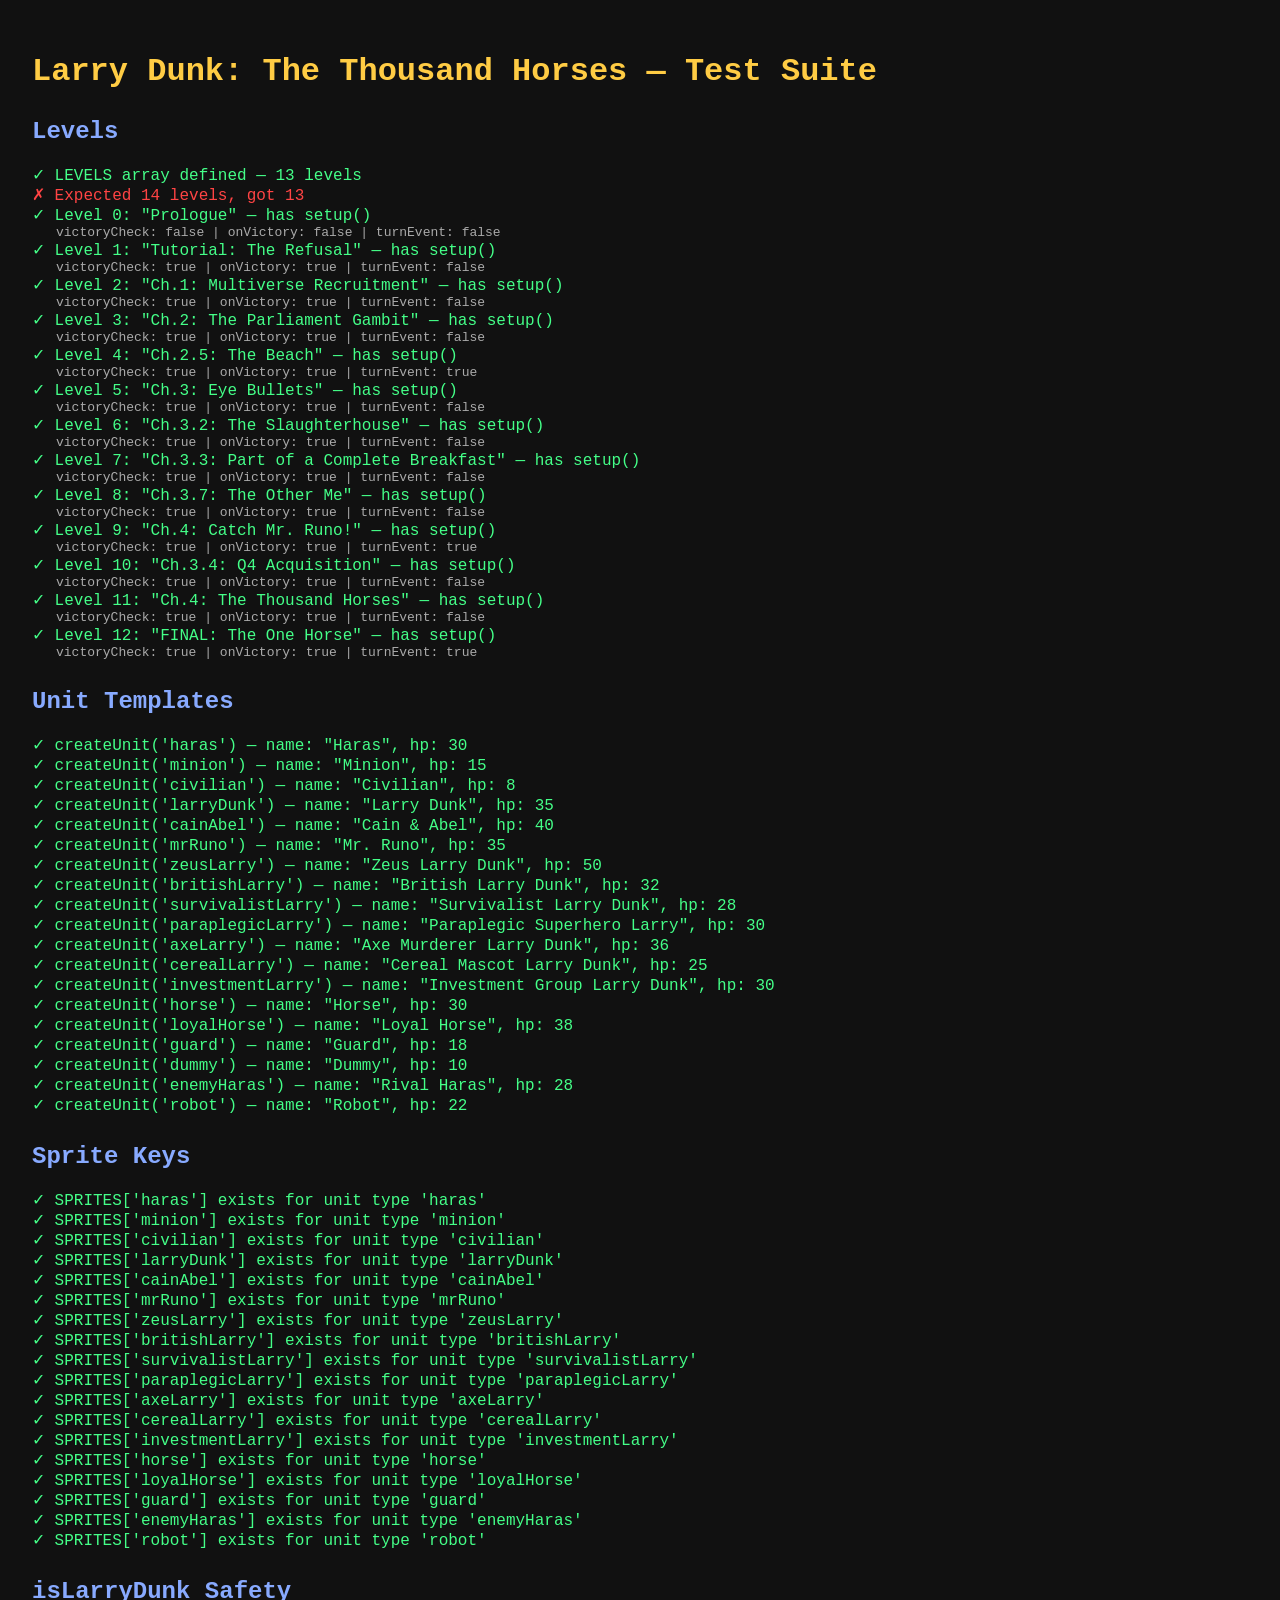
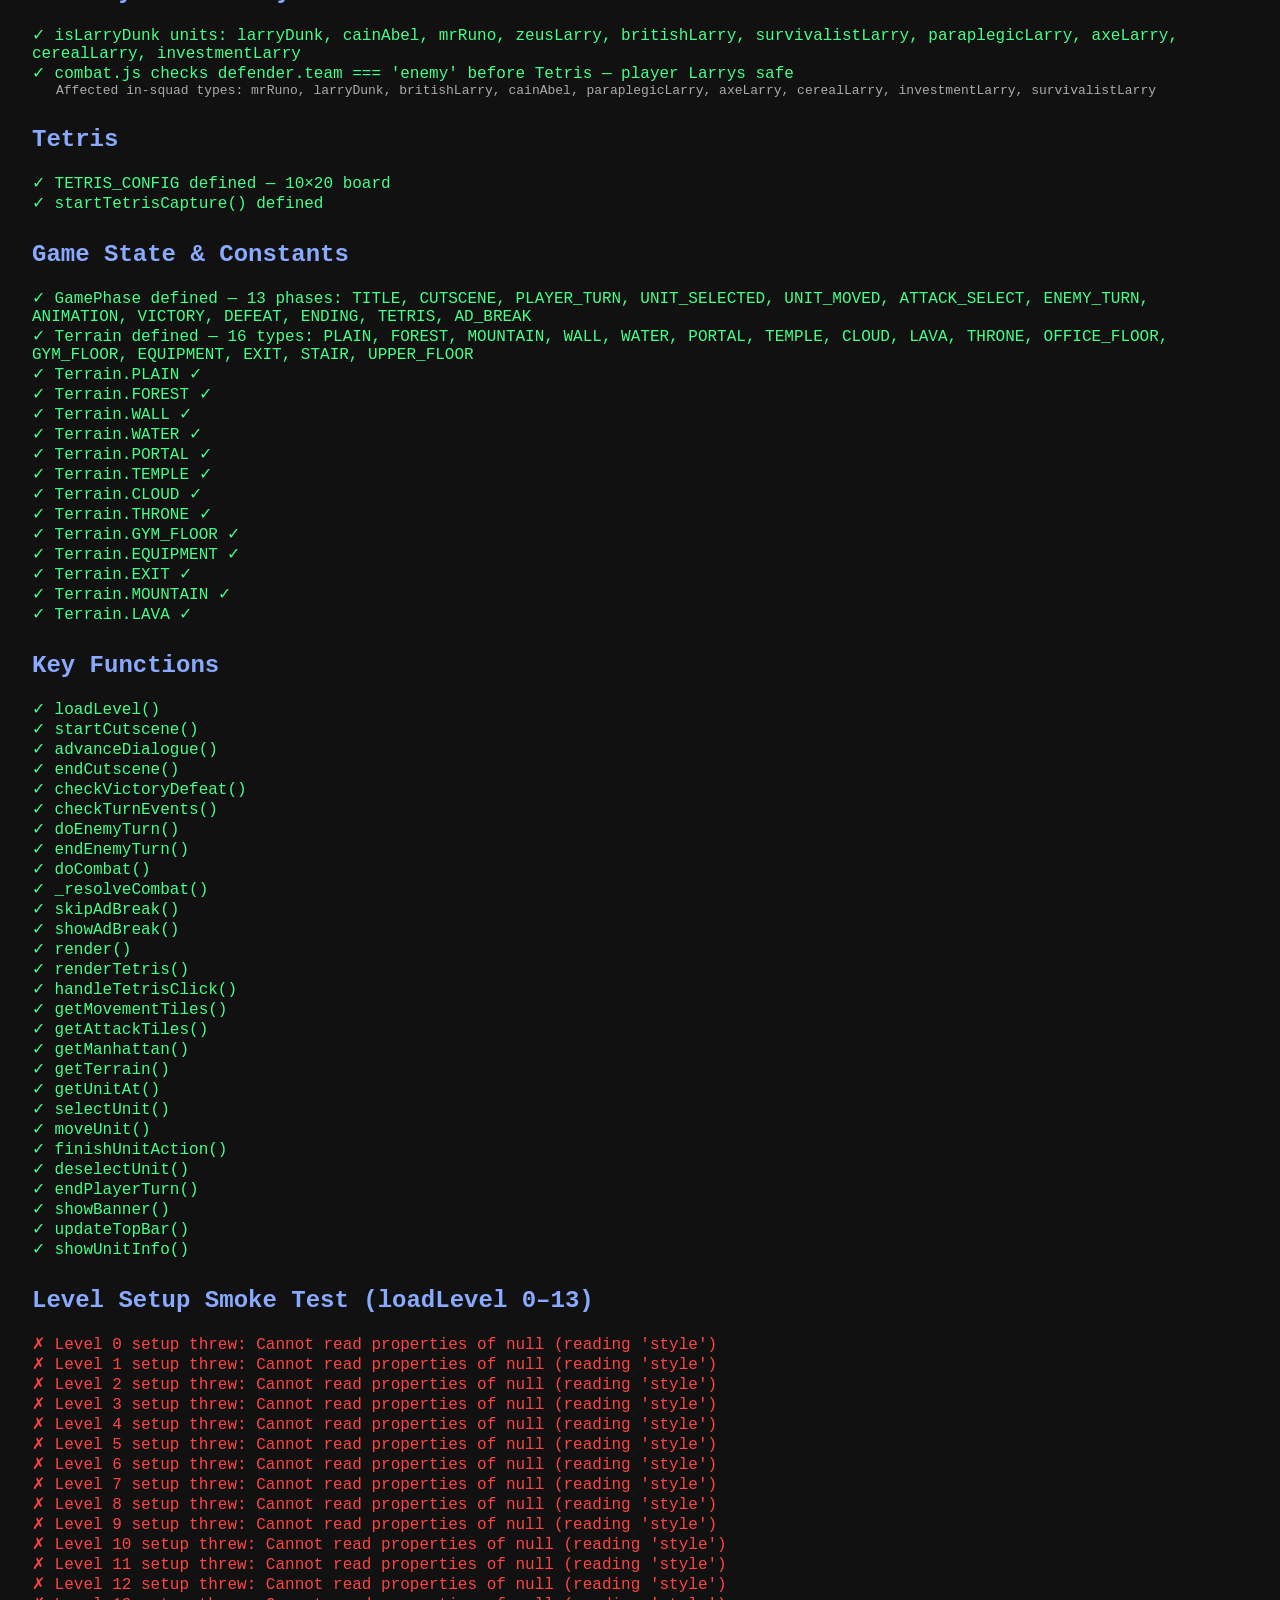
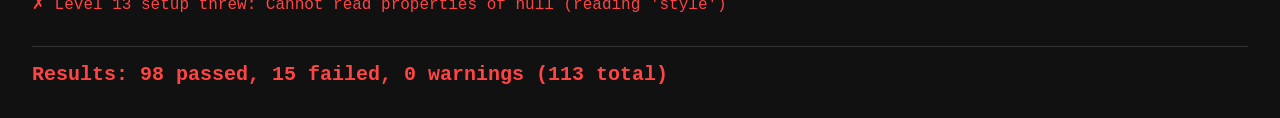
<file: test.html>
<!DOCTYPE html>
<html lang="en">
<head>
    <meta charset="UTF-8">
    <title>Larry Dunk — Test Suite</title>
    <style>
        body { background: #111; color: #ccc; font-family: Courier New, monospace; padding: 24px; }
        h1   { color: #ffcc44; }
        h2   { color: #88aaff; margin-top: 28px; }
        .pass { color: #44ff88; }
        .fail { color: #ff4444; }
        .warn { color: #ffaa44; }
        .info { color: #aaa; margin-left: 24px; font-size: 13px; }
        #summary { font-size: 20px; font-weight: bold; margin-top: 32px; border-top: 1px solid #333; padding-top: 16px; }
        pre { background: #1a1a2e; padding: 8px; border-radius: 4px; font-size: 12px; overflow: auto; }
    </style>
</head>
<body>
<h1>Larry Dunk: The Thousand Horses — Test Suite</h1>
<div id="output"></div>
<div id="summary"></div>

<!-- Load game in headless-friendly way: stub canvas first -->
<canvas id="gameCanvas" width="960" height="640" style="display:none"></canvas>
<div id="ui" style="display:none">
    <span id="levelName"></span><span id="turnInfo"></span><span id="turnCount"></span>
    <div id="turnBanner"></div><div id="objectiveBox"></div>
    <div id="unitInfo"><div id="uiName"></div><div id="uiHP"></div><div id="uiATK"></div>
        <div id="uiDEF"></div><div id="uiMOV"></div><div id="uiSpecial"></div></div>
    <div id="actionPanel"><button id="btnAttack"></button><button id="btnWait"></button><button id="btnEndTurn"></button></div>
    <div id="dialogueBox"><div id="dlgSpeaker"></div><div id="dlgText"></div></div>
</div>
<div id="titleScreen" style="display:none"></div>
<div id="victoryScreen" style="display:none"><p id="victoryText"></p></div>
<div id="defeatScreen" style="display:none"></div>
<div id="adBreakOverlay" style="display:none">
    <div id="adBadge"></div><div id="adSkipCountdown"></div><button id="adSkipBtn"></button>
</div>

<script src="js/sfx.js"></script>
<script src="js/constants.js"></script>
<script src="js/sprites.js"></script>
<script src="js/units.js"></script>
<script src="js/grid.js"></script>
<script src="js/combat.js"></script>
<script src="js/ai.js"></script>
<script src="js/ui.js"></script>
<script src="js/input.js"></script>
<script src="js/cutscene.js"></script>
<script src="js/levels.js"></script>
<script src="js/tetris.js"></script>
<script src="js/main.js"></script>

<script>
// ============================================================
// TEST RUNNER
// ============================================================

let passed = 0, failed = 0, warned = 0;
const out = document.getElementById('output');

function section(title) {
    out.innerHTML += `<h2>${title}</h2>`;
}

function pass(msg, info) {
    passed++;
    out.innerHTML += `<div class="pass">✓ ${msg}</div>`;
    if (info) out.innerHTML += `<div class="info">${info}</div>`;
}

function fail(msg, info) {
    failed++;
    out.innerHTML += `<div class="fail">✗ ${msg}</div>`;
    if (info) out.innerHTML += `<div class="info">${info}</div>`;
}

function warn(msg, info) {
    warned++;
    out.innerHTML += `<div class="warn">⚠ ${msg}</div>`;
    if (info) out.innerHTML += `<div class="info">${info}</div>`;
}

// ---- 1. LEVEL COUNT ----
section('Levels');

if (typeof LEVELS !== 'undefined') {
    pass(`LEVELS array defined — ${LEVELS.length} levels`);
    if (LEVELS.length === 14) {
        pass('Level count correct: 14 (indices 0–13)');
    } else {
        fail(`Expected 14 levels, got ${LEVELS.length}`);
    }

    LEVELS.forEach((lvl, i) => {
        if (!lvl.setup) fail(`Level ${i} (${lvl.name || '?'}) missing setup()`);
        else pass(`Level ${i}: "${lvl.name || '?'}" — has setup()`,
            `victoryCheck: ${!!lvl.victoryCheck} | onVictory: ${!!lvl.onVictory} | turnEvent: ${!!lvl.turnEvent}`);
    });
} else {
    fail('LEVELS array not defined — levels.js failed to load?');
}

// ---- 2. UNIT TEMPLATES ----
section('Unit Templates');

const KNOWN_TYPES = [
    'haras','minion','civilian','larryDunk','cainAbel','mrRuno','zeusLarry',
    'britishLarry','survivalistLarry','paraplegicLarry','axeLarry','cerealLarry',
    'investmentLarry','horse','loyalHorse',
    'guard','dummy','enemyHaras','robot'
];

KNOWN_TYPES.forEach(type => {
    const u = createUnit(type, 0, 0, 'player');
    if (u.type === type) {
        pass(`createUnit('${type}') — name: "${u.name}", hp: ${u.hp}`);
    } else {
        fail(`createUnit('${type}') fell back to minion — template missing`);
    }
});

// ---- 3. SPRITE KEYS ----
section('Sprite Keys');

KNOWN_TYPES.forEach(type => {
    if (type === 'dummy') return; // dummy may not be used in levels but should still have sprite
    const u = createUnit(type, 0, 0, 'player');
    if (SPRITES[u.spriteKey]) {
        pass(`SPRITES['${u.spriteKey}'] exists for unit type '${type}'`);
    } else {
        fail(`No sprite for key '${u.spriteKey}' (unit type: '${type}')`);
    }
});

// ---- 4. isLarryDunk TEAM CHECK ----
section('isLarryDunk Safety');

const larryTypes = KNOWN_TYPES.filter(t => createUnit(t,0,0,'enemy').isLarryDunk);
pass(`isLarryDunk units: ${larryTypes.join(', ')}`);

// Verify that player-team Larry units won't trigger Tetris (manual note — can't test runtime)
const playerLarrys = ['mrRuno', 'larryDunk', 'britishLarry', 'cainAbel',
    'paraplegicLarry', 'axeLarry', 'cerealLarry', 'investmentLarry', 'survivalistLarry'];
pass(`combat.js checks defender.team === 'enemy' before Tetris — player Larrys safe`,
    `Affected in-squad types: ${playerLarrys.join(', ')}`);

// ---- 5. TETRIS CONFIG ----
section('Tetris');

if (typeof TETRIS_CONFIG !== 'undefined') {
    pass(`TETRIS_CONFIG defined — ${TETRIS_CONFIG.cols}×${TETRIS_CONFIG.rows} board`);
} else {
    fail('TETRIS_CONFIG not defined');
}

if (typeof startTetrisCapture === 'function') {
    pass('startTetrisCapture() defined');
} else {
    fail('startTetrisCapture() not defined');
}

// ---- 6. GAME STATE ----
section('Game State & Constants');

if (typeof GamePhase !== 'undefined') {
    const phases = Object.keys(GamePhase);
    pass(`GamePhase defined — ${phases.length} phases: ${phases.join(', ')}`);
} else {
    fail('GamePhase not defined');
}

if (typeof Terrain !== 'undefined') {
    const terrains = Object.keys(Terrain);
    pass(`Terrain defined — ${terrains.length} types: ${terrains.join(', ')}`);
    const required = ['PLAIN','FOREST','WALL','WATER','PORTAL','TEMPLE','CLOUD',
                      'THRONE','GYM_FLOOR','EQUIPMENT','EXIT','MOUNTAIN','LAVA'];
    required.forEach(t => {
        if (Terrain[t]) pass(`Terrain.${t} ✓`);
        else fail(`Terrain.${t} missing!`);
    });
} else {
    fail('Terrain not defined');
}

// ---- 7. KEY FUNCTIONS ----
section('Key Functions');

const fns = [
    'loadLevel','startCutscene','advanceDialogue','endCutscene',
    'checkVictoryDefeat','checkTurnEvents','doEnemyTurn','endEnemyTurn',
    'doCombat','_resolveCombat','skipAdBreak','showAdBreak',
    'render','renderTetris','handleTetrisClick',
    'getMovementTiles','getAttackTiles','getManhattan','getTerrain','getUnitAt',
    'selectUnit','moveUnit','finishUnitAction','deselectUnit','endPlayerTurn',
    'showBanner','updateTopBar','showUnitInfo'
];

fns.forEach(fn => {
    if (typeof window[fn] === 'function') pass(`${fn}()`);
    else fail(`${fn}() not defined`);
});

// ---- 8. QUICK LEVEL SETUP SMOKE TEST ----
section('Level Setup Smoke Test (loadLevel 0–13)');

// Override cutscene/banner to be silent
const _startCutscene = window.startCutscene;
const _showBanner = window.showBanner;
const _playSound = window.playSound;

window.playSound = () => {};
window.showBanner = () => {};

// We don't override startCutscene fully — just run setup and check no exceptions
for (let i = 0; i < 14; i++) {
    try {
        // Intercept startCutscene to just run the callback immediately (skip dialogue)
        window.startCutscene = (lines, cb) => { if (cb) try { cb(); } catch(e) {} };
        loadLevel(i);
        const lvl = LEVELS[i];
        const enemies = game.units.filter(u => u.team === 'enemy');
        const players = game.units.filter(u => u.team === 'player');
        pass(`Level ${i} setup OK`,
            `grid: ${game.gridW}×${game.gridH} | player: ${players.length} | enemy: ${enemies.length}`);
    } catch(e) {
        fail(`Level ${i} setup threw: ${e.message || e}`);
    }
}

// Restore
window.startCutscene = _startCutscene;
window.showBanner    = _showBanner;
window.playSound     = _playSound;

// ---- SUMMARY ----
const total = passed + failed + warned;
const summaryEl = document.getElementById('summary');
const color = failed > 0 ? '#ff4444' : warned > 0 ? '#ffaa44' : '#44ff88';
summaryEl.style.color = color;
summaryEl.textContent = `Results: ${passed} passed, ${failed} failed, ${warned} warnings (${total} total)`;
if (failed === 0) summaryEl.textContent += ' — ALL CLEAR';
</script>
</body>
</html>
</file>
<file: css/main.css>
/* ============================================================
   Larry Dunk: The Thousand Horses — Main Stylesheet
   ============================================================ */

* { margin: 0; padding: 0; box-sizing: border-box; }

body {
    background: #0a0a14;
    font-family: 'Courier New', monospace;
    color: #e0e0e0;
    overflow: hidden;
    margin: 0;
}

#gameContainer {
    position: fixed;
    inset: 0;
    width: 100vw;
    height: 100vh;
}

canvas {
    display: block;
    width: 100%;
    height: 100%;
    image-rendering: pixelated;
}

/* ---- HUD OVERLAY ---- */
#ui {
    position: absolute;
    top: 0; left: 0;
    width: 100%; height: 100%;
    pointer-events: none;
}

#topBar {
    position: absolute;
    top: 0; left: 0; right: 0;
    background: rgba(10, 10, 30, 0.85);
    border-bottom: 2px solid #4a4a8a;
    padding: 6px 12px;
    display: flex;
    justify-content: space-between;
    font-size: 14px;
}

#turnBanner {
    position: absolute;
    top: 50%;
    left: 50%;
    transform: translate(-50%, -50%);
    font-size: 52px;
    font-weight: bold;
    color: #fff;
    text-shadow: 0 0 30px rgba(100, 150, 255, 0.9);
    opacity: 0;
    transition: opacity 0.25s;
    pointer-events: none;
    letter-spacing: 4px;
    white-space: nowrap;
}
#turnBanner.banner-animate {
    animation: bannerPop 0.35s ease-out forwards;
}
@keyframes bannerPop {
    0%   { transform: translate(-50%, -50%) scale(0.6); opacity: 0; }
    40%  { transform: translate(-50%, -50%) scale(1.08); opacity: 1; }
    100% { transform: translate(-50%, -50%) scale(1);    opacity: 1; }
}

#objectiveBox {
    position: absolute;
    top: 40px;
    left: 50%;
    transform: translateX(-50%);
    background: rgba(10, 10, 30, 0.9);
    border: 2px solid #886622;
    border-radius: 4px;
    padding: 8px 16px;
    font-size: 13px;
    color: #ffcc44;
    display: none;
    text-align: center;
}

/* ---- UNIT INFO PANEL ---- */
#unitInfo {
    position: absolute;
    bottom: 10px;
    left: 10px;
    background: rgba(10, 10, 30, 0.9);
    border: 2px solid #4a4a8a;
    border-radius: 4px;
    padding: 10px;
    min-width: 200px;
    font-size: 14px;
    display: none;
}
#unitInfo .name  { color: #88ccff; font-size: 16px; font-weight: bold; }
#unitInfo .stat  { margin: 2px 0; }

/* ---- ACTION BUTTONS ---- */
#actionPanel {
    position: absolute;
    bottom: 10px;
    right: 10px;
    display: flex;
    gap: 8px;
    pointer-events: auto;
}
#actionPanel button {
    background: #2a2a4a;
    color: #aaccff;
    border: 2px solid #4a4a8a;
    border-radius: 4px;
    padding: 8px 16px;
    font-family: 'Courier New', monospace;
    font-size: 14px;
    cursor: pointer;
    transition: all 0.2s;
}
#actionPanel button:hover    { background: #3a3a6a; border-color: #6a6aaa; }
#actionPanel button:disabled { opacity: 0.4; cursor: default; }

/* ---- END TURN BUTTON ---- */
#btnEndTurn {
    background: #1a3a1a;
    color: #44ff88;
    border: 2px solid #44aa44;
    padding: 10px 22px;
    font-size: 16px;
    font-weight: bold;
    letter-spacing: 2px;
}
#btnEndTurn:hover:not(:disabled) { background: #2a5a2a; border-color: #66ff66; }
#btnEndTurn:not(:disabled) { animation: endTurnPulse 1.8s ease-in-out infinite; }
#btnEndTurn:disabled { background: #181828; color: #444; border-color: #2a2a3a; animation: none; }

@keyframes endTurnPulse {
    0%, 100% { box-shadow: 0 0 6px rgba(68, 255, 136, 0.3); }
    50%       { box-shadow: 0 0 20px rgba(68, 255, 136, 0.85), 0 0 40px rgba(68, 255, 136, 0.3); }
}

/* ---- MOVE CONFIRM PANEL ---- */
#moveConfirm {
    position: fixed;
    display: none;
    flex-direction: column;
    gap: 4px;
    background: rgba(10, 10, 40, 0.97);
    border: 2px solid #6a6aaa;
    border-radius: 4px;
    padding: 6px;
    z-index: 50;
    pointer-events: auto;
    min-width: 110px;
}
#moveConfirm button {
    background: #2a2a4a;
    color: #aaccff;
    border: 1px solid #4a4a8a;
    border-radius: 3px;
    padding: 6px 10px;
    font-family: 'Courier New', monospace;
    font-size: 12px;
    cursor: pointer;
    text-align: left;
    transition: background 0.15s, border-color 0.15s;
}
#moveConfirm button:hover { background: #3a3a6a; border-color: #8a8acc; }
#moveConfirm button:last-child { color: #aa8888; }
#moveConfirm button:last-child:hover { color: #cc9999; }

/* ---- DIALOGUE BOX ---- */
#dialogueBox {
    position: absolute;
    bottom: 0; left: 0; right: 0;
    background: rgba(10, 10, 40, 0.95);
    border-top: 3px solid #6a6aaa;
    padding: 16px 20px 12px 20px;
    min-height: 120px;
    display: none;
    flex-direction: column;
    pointer-events: auto;
    cursor: pointer;
}
#dialogueBox .speaker  { color: #ffcc44; font-size: 16px; font-weight: bold; margin-bottom: 6px; }
#dialogueBox .text     { color: #ddd; font-size: 15px; line-height: 1.5; }

#dlgFooter {
    display: flex;
    align-items: center;
    justify-content: space-between;
    margin-top: 10px;
}
#dlgFooter .continue { color: #88aacc; font-size: 12px; animation: blink 1s infinite; letter-spacing: 0.5px; }

#btnBackDialogue {
    background: transparent;
    border: 1px solid #666;
    color: #888;
    font-family: 'Courier New', monospace;
    font-size: 11px;
    padding: 3px 10px;
    cursor: pointer;
    pointer-events: auto;
    transition: color 0.15s, border-color 0.15s;
}
#btnBackDialogue:hover { color: #ccc; border-color: #999; }

#btnSkipDialogue {
    background: rgba(80, 40, 40, 0.6);
    border: 1px solid #884444;
    color: #cc8888;
    font-family: 'Courier New', monospace;
    font-size: 11px;
    padding: 4px 12px;
    cursor: pointer;
    pointer-events: auto;
    transition: color 0.15s, border-color 0.15s, background 0.15s;
    border-radius: 3px;
}
#btnSkipDialogue:hover { color: #ffaaaa; border-color: #cc6666; background: rgba(120, 40, 40, 0.8); }

/* ---- TITLE SCREEN ---- */
#titleScreen {
    position: absolute;
    top: 0; left: 0;
    width: 100%; height: 100%;
    background: linear-gradient(180deg, #0a0a1e 0%, #1a1a3e 50%, #2a1a1a 100%);
    display: flex;
    flex-direction: column;
    align-items: center;
    justify-content: center;
    pointer-events: auto;
    cursor: pointer;
    z-index: 10;
}
#titleScreen h1 {
    font-size: 42px;
    color: #ffcc33;
    text-shadow: 0 0 30px rgba(255, 200, 50, 0.5), 0 4px 8px rgba(0,0,0,0.8);
    margin-bottom: 8px;
    text-align: center;
}
#titleScreen h2 {
    font-size: 24px;
    color: #cc8833;
    text-shadow: 0 0 15px rgba(200, 130, 50, 0.4);
    margin-bottom: 40px;
}
#titleScreen .start {
    font-size: 20px;
    color: #aaa;
    animation: blink 1.5s infinite;
}

/* ---- VICTORY / DEFEAT SCREENS ---- */
#victoryScreen, #defeatScreen {
    position: absolute;
    top: 0; left: 0;
    width: 100%; height: 100%;
    display: none;
    flex-direction: column;
    align-items: center;
    justify-content: center;
    pointer-events: auto;
    cursor: pointer;
    z-index: 5;
}
#victoryScreen { background: rgba(10, 30, 10, 0.95); }
#victoryScreen h2 { color: #44ff44; font-size: 36px; margin-bottom: 20px; }
#victoryScreen p  { color: #aaffaa; font-size: 16px; }

#defeatScreen { background: rgba(40, 10, 10, 0.95); }
#defeatScreen h2 { color: #ff4444; font-size: 36px; margin-bottom: 20px; }
#defeatScreen p  { color: #ffaaaa; font-size: 16px; }

/* ---- LARRY DUNK SELECTOR ---- */
#larryDunkSelector {
    position: absolute;
    top: 0; left: 0;
    width: 100%; height: 100%;
    background: linear-gradient(180deg, #0a0a1e 0%, #1a1a2e 60%, #0a1a1a 100%);
    display: none;
    flex-direction: column;
    align-items: center;
    padding: 28px 20px;
    overflow-y: auto;
    z-index: 15;
    pointer-events: auto;
}
#larryDunkSelector h2 {
    color: #ffcc33;
    font-size: 26px;
    margin-bottom: 6px;
    letter-spacing: 2px;
}
.ld-subtitle {
    color: #666;
    font-size: 13px;
    margin-bottom: 10px;
}
.ld-slots-row {
    color: #88ccff;
    font-size: 15px;
    margin-bottom: 18px;
}
#ldSelectorGrid {
    display: grid;
    grid-template-columns: repeat(auto-fill, minmax(210px, 1fr));
    gap: 10px;
    width: 100%;
    max-width: 800px;
    margin-bottom: 24px;
}
.ld-card {
    background: #1a1a3a;
    border: 2px solid #3a3a6a;
    border-radius: 6px;
    padding: 12px 14px;
    cursor: pointer;
    transition: all 0.15s;
    pointer-events: auto;
    user-select: none;
}
.ld-card:hover { background: #252550; border-color: #6a6aaa; }
.ld-card.ld-selected { background: #1a3a2a; border-color: #44ff88; }
.ld-name { color: #ffcc44; font-size: 14px; font-weight: bold; margin-bottom: 4px; }
.ld-special { color: #aaffcc; font-size: 12px; margin-bottom: 4px; }
.ld-stats { color: #6699bb; font-size: 11px; letter-spacing: 1px; margin-bottom: 6px; }
.ld-desc  { color: #999; font-size: 11px; line-height: 1.4; }
#ldDeployBtn {
    background: #1a3a1a;
    color: #44ff88;
    border: 2px solid #44aa44;
    border-radius: 4px;
    padding: 12px 32px;
    font-family: 'Courier New', monospace;
    font-size: 16px;
    cursor: pointer;
    letter-spacing: 2px;
    transition: all 0.2s;
    pointer-events: auto;
}
#ldDeployBtn:hover { background: #2a5a2a; border-color: #66ff66; }

/* ---- AD BREAK OVERLAY ---- */
#adBreakOverlay {
    position: absolute;
    top: 0; left: 0;
    width: 100%; height: 100%;
    background: rgba(5, 5, 10, 0.95);
    display: none;
    flex-direction: column;
    justify-content: center;
    align-items: center;
    z-index: 20;
    pointer-events: auto;
    font-family: Arial, Helvetica, sans-serif;
}

#adBadge {
    position: absolute;
    top: 12px; left: 12px;
    background: #aa8800;
    color: #000;
    font-size: 11px;
    font-weight: bold;
    padding: 2px 7px;
    border-radius: 2px;
    letter-spacing: 1px;
}

#adContent {
    text-align: center;
    max-width: 580px;
    padding: 24px;
}

#adLogo {
    font-size: 56px;
    color: #cc9900;
    text-shadow: 0 0 30px rgba(200, 150, 0, 0.6);
    margin-bottom: 14px;
}

#adCompany {
    font-size: 26px;
    color: #cc9900;
    font-weight: bold;
    letter-spacing: 3px;
    margin-bottom: 10px;
    text-transform: uppercase;
}

#adTagline {
    font-size: 17px;
    color: #eee;
    font-style: italic;
    margin-bottom: 22px;
}

#adBody {
    color: #bbb;
    font-size: 14px;
    line-height: 1.7;
    border-top: 1px solid #333;
    padding-top: 16px;
}

#adDisclaimer {
    margin-top: 10px;
    font-size: 10px;
    color: #555;
    line-height: 1.4;
}

#adSkipArea {
    position: absolute;
    bottom: 20px; right: 20px;
    text-align: right;
}

#adSkipCountdown {
    color: #777;
    font-size: 12px;
    margin-bottom: 6px;
}

#adSkipBtn {
    background: #2a2a2a;
    color: #ddd;
    border: 1px solid #555;
    padding: 7px 16px;
    font-size: 13px;
    cursor: pointer;
    display: none;
    font-family: Arial, sans-serif;
    transition: background 0.15s;
}
#adSkipBtn:hover { background: #444; }

/* ---- LEVEL SELECT ---- */
#levelSelectScreen {
    position: absolute;
    top: 0; left: 0;
    width: 100%; height: 100%;
    background: linear-gradient(180deg, #0a0a1e 0%, #1a1a3e 60%, #2a1a2a 100%);
    display: none;
    flex-direction: column;
    align-items: center;
    padding: 28px 20px;
    overflow-y: auto;
    z-index: 10;
    pointer-events: auto;
}
#levelSelectScreen h2 {
    color: #ffcc33;
    font-size: 28px;
    margin-bottom: 6px;
    letter-spacing: 2px;
}
#levelSelectScreen .subtitle {
    color: #666;
    font-size: 13px;
    margin-bottom: 24px;
}
#levelGrid {
    display: grid;
    grid-template-columns: repeat(auto-fill, minmax(220px, 1fr));
    gap: 10px;
    width: 100%;
    max-width: 900px;
}
.lvl-btn {
    background: #1a1a3a;
    color: #aaccff;
    border: 2px solid #3a3a6a;
    border-radius: 4px;
    padding: 10px 14px;
    font-family: 'Courier New', monospace;
    font-size: 13px;
    text-align: left;
    cursor: pointer;
    transition: all 0.15s;
}
.lvl-btn:hover { background: #2a2a5a; border-color: #6a6aaa; color: #fff; }
.lvl-btn.lvl-start {
    grid-column: 1 / -1;
    background: #1a3a1a;
    border-color: #44aa44;
    color: #44ff88;
    font-size: 16px;
    text-align: center;
    padding: 14px;
    margin-bottom: 4px;
}
.lvl-btn.lvl-start:hover { background: #2a5a2a; border-color: #66ff66; }
.lvl-num { color: #555; margin-right: 6px; }

/* ---- ANIMATIONS ---- */
@keyframes blink {
    0%, 100% { opacity: 1; }
    50%       { opacity: 0.3; }
}
</file>
